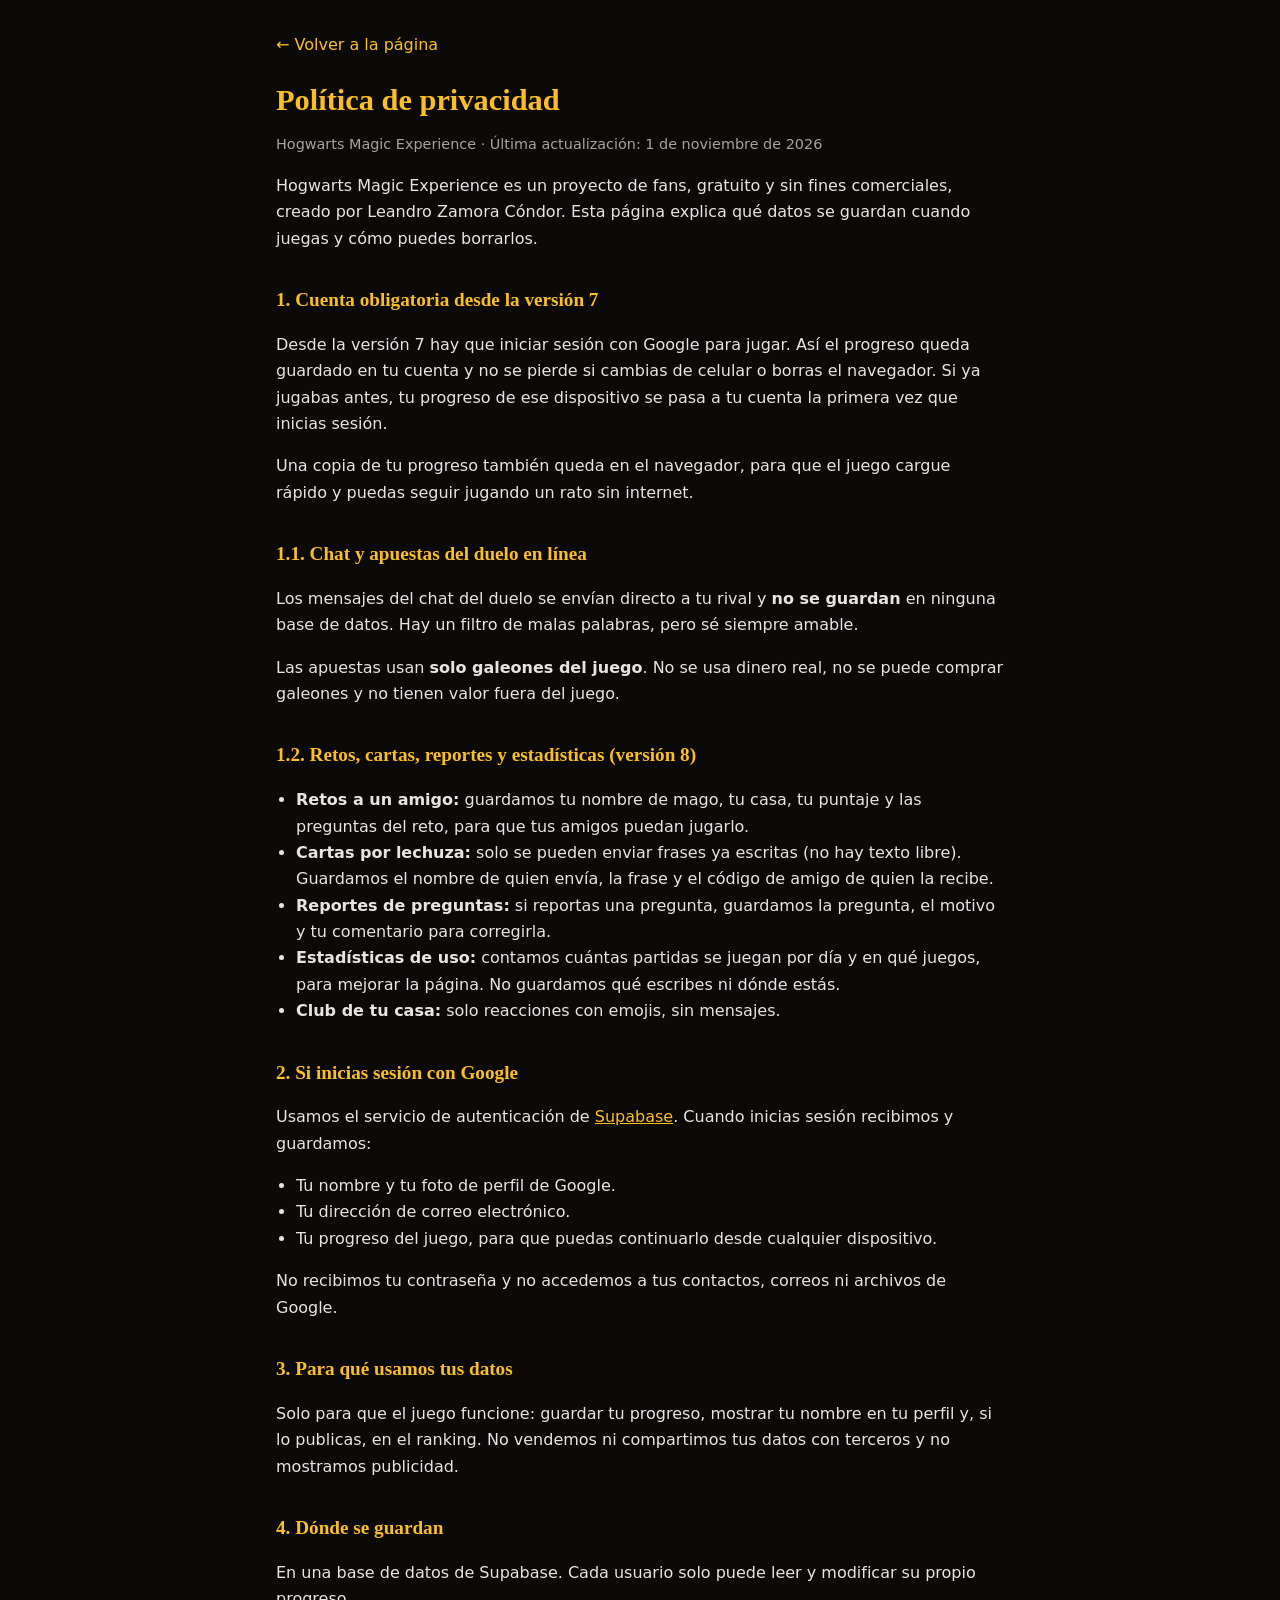
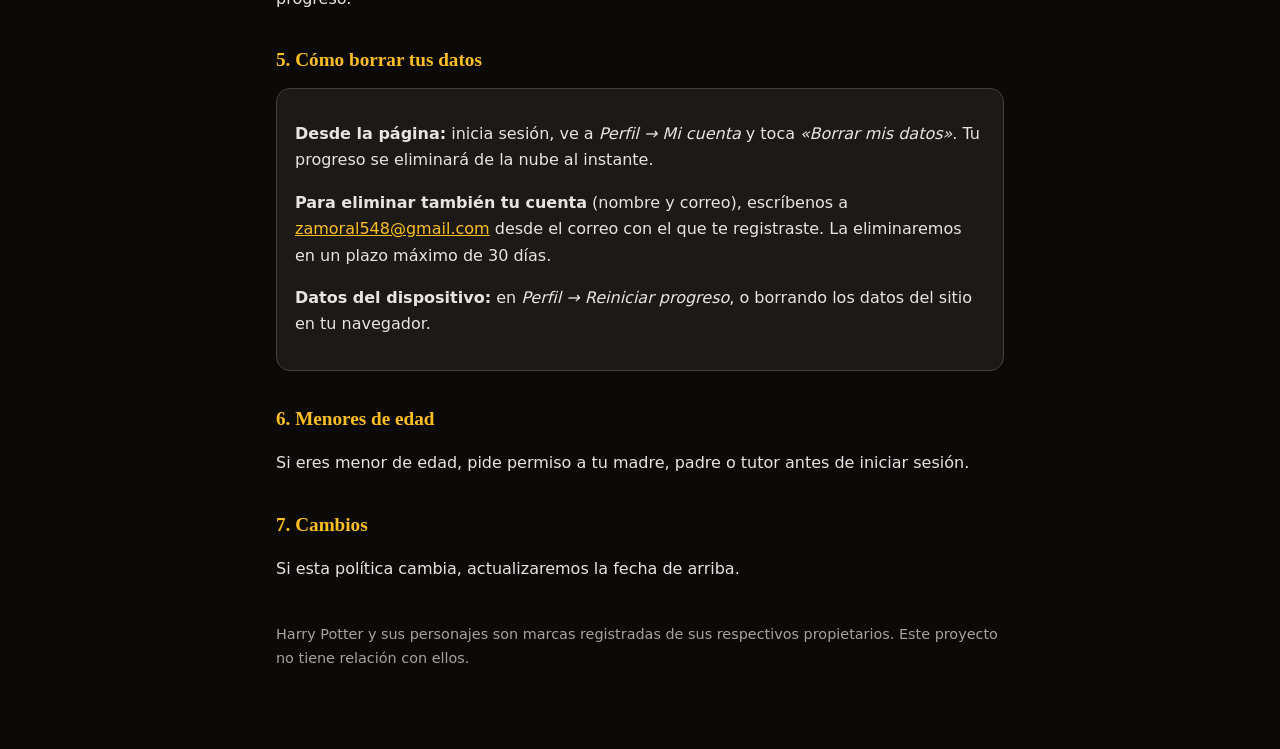
<file: privacidad.html>
<!DOCTYPE html>
<html lang="es">
<head>
<meta charset="UTF-8">
<meta name="viewport" content="width=device-width, initial-scale=1.0">
<title>Política de privacidad · Hogwarts Magic Experience</title>
<link rel="icon" type="image/png" href="img/icon-192.png">
<style>
  :root { --bg: #0c0a09; --card: #1c1917; --text: #e7e5e4; --muted: #a8a29e; --gold: #fbbf24; --line: #44403c; }
  * { box-sizing: border-box; }
  body { margin: 0; background: var(--bg); color: var(--text); font: 16px/1.65 system-ui, -apple-system, 'Segoe UI', Roboto, sans-serif; }
  main { max-width: 760px; margin: 0 auto; padding: 32px 16px 64px; }
  h1 { font-family: Georgia, serif; color: var(--gold); font-size: 1.9rem; line-height: 1.2; margin: 0 0 4px; }
  h2 { font-family: Georgia, serif; color: var(--gold); font-size: 1.2rem; margin: 32px 0 8px; }
  p, li { color: var(--text); }
  .muted { color: var(--muted); font-size: .9rem; }
  .card { background: var(--card); border: 1px solid var(--line); border-radius: 14px; padding: 16px 18px; margin-top: 12px; }
  a { color: var(--gold); }
  .back { display: inline-block; margin-bottom: 24px; text-decoration: none; }
  ul { padding-left: 20px; }
</style>
</head>
<body>
<main>
  <a class="back" href="./">← Volver a la página</a>
  <h1>Política de privacidad</h1>
  <p class="muted">Hogwarts Magic Experience · Última actualización: 1 de noviembre de 2026</p>

  <p>Hogwarts Magic Experience es un proyecto de fans, gratuito y sin fines comerciales, creado por Leandro Zamora Cóndor. Esta página explica qué datos se guardan cuando juegas y cómo puedes borrarlos.</p>

  <h2>1. Cuenta obligatoria desde la versión 7</h2>
  <p>Desde la versión 7 hay que iniciar sesión con Google para jugar. Así el progreso queda guardado en tu cuenta y no se pierde si cambias de celular o borras el navegador. Si ya jugabas antes, tu progreso de ese dispositivo se pasa a tu cuenta la primera vez que inicias sesión.</p>
  <p>Una copia de tu progreso también queda en el navegador, para que el juego cargue rápido y puedas seguir jugando un rato sin internet.</p>

  <h2>1.1. Chat y apuestas del duelo en línea</h2>
  <p>Los mensajes del chat del duelo se envían directo a tu rival y <strong>no se guardan</strong> en ninguna base de datos. Hay un filtro de malas palabras, pero sé siempre amable.</p>
  <p>Las apuestas usan <strong>solo galeones del juego</strong>. No se usa dinero real, no se puede comprar galeones y no tienen valor fuera del juego.</p>

  <h2>1.2. Retos, cartas, reportes y estadísticas (versión 8)</h2>
  <ul>
    <li><strong>Retos a un amigo:</strong> guardamos tu nombre de mago, tu casa, tu puntaje y las preguntas del reto, para que tus amigos puedan jugarlo.</li>
    <li><strong>Cartas por lechuza:</strong> solo se pueden enviar frases ya escritas (no hay texto libre). Guardamos el nombre de quien envía, la frase y el código de amigo de quien la recibe.</li>
    <li><strong>Reportes de preguntas:</strong> si reportas una pregunta, guardamos la pregunta, el motivo y tu comentario para corregirla.</li>
    <li><strong>Estadísticas de uso:</strong> contamos cuántas partidas se juegan por día y en qué juegos, para mejorar la página. No guardamos qué escribes ni dónde estás.</li>
    <li><strong>Club de tu casa:</strong> solo reacciones con emojis, sin mensajes.</li>
  </ul>

  <h2>2. Si inicias sesión con Google</h2>
  <p>Usamos el servicio de autenticación de <a href="https://supabase.com" target="_blank" rel="noopener">Supabase</a>. Cuando inicias sesión recibimos y guardamos:</p>
  <ul>
    <li>Tu nombre y tu foto de perfil de Google.</li>
    <li>Tu dirección de correo electrónico.</li>
    <li>Tu progreso del juego, para que puedas continuarlo desde cualquier dispositivo.</li>
  </ul>
  <p>No recibimos tu contraseña y no accedemos a tus contactos, correos ni archivos de Google.</p>

  <h2>3. Para qué usamos tus datos</h2>
  <p>Solo para que el juego funcione: guardar tu progreso, mostrar tu nombre en tu perfil y, si lo publicas, en el ranking. No vendemos ni compartimos tus datos con terceros y no mostramos publicidad.</p>

  <h2>4. Dónde se guardan</h2>
  <p>En una base de datos de Supabase. Cada usuario solo puede leer y modificar su propio progreso.</p>

  <h2>5. Cómo borrar tus datos</h2>
  <div class="card">
    <p><strong>Desde la página:</strong> inicia sesión, ve a <em>Perfil → Mi cuenta</em> y toca <em>«Borrar mis datos»</em>. Tu progreso se eliminará de la nube al instante.</p>
    <p><strong>Para eliminar también tu cuenta</strong> (nombre y correo), escríbenos a <a href="mailto:zamoral548@gmail.com.com">zamoral548@gmail.com</a> desde el correo con el que te registraste. La eliminaremos en un plazo máximo de 30 días.</p>
    <p><strong>Datos del dispositivo:</strong> en <em>Perfil → Reiniciar progreso</em>, o borrando los datos del sitio en tu navegador.</p>
  </div>

  <h2>6. Menores de edad</h2>
  <p>Si eres menor de edad, pide permiso a tu madre, padre o tutor antes de iniciar sesión.</p>

  <h2>7. Cambios</h2>
  <p>Si esta política cambia, actualizaremos la fecha de arriba.</p>

  <p class="muted" style="margin-top:40px">Harry Potter y sus personajes son marcas registradas de sus respectivos propietarios. Este proyecto no tiene relación con ellos.</p>
</main>
</body>
</html>
</file>
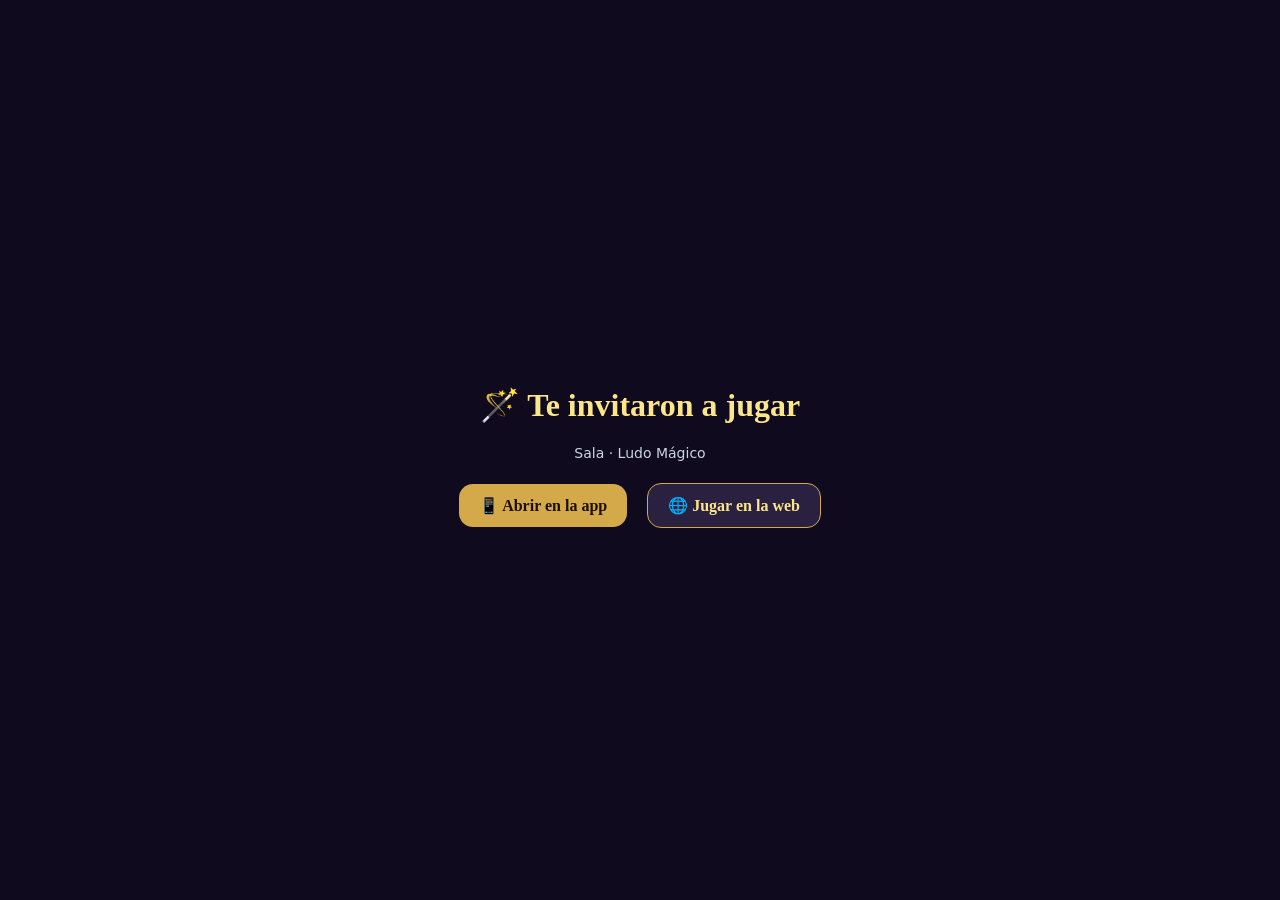
<file: sala.html>
<!doctype html>
<html lang="es">
<head>
<meta charset="utf-8">
<meta name="viewport" content="width=device-width, initial-scale=1">
<title>Invitación a Hogwarts</title>
<style>
  body{margin:0;min-height:100vh;display:flex;align-items:center;justify-content:center;background:#0f0a1e;color:#fde68a;font-family:Georgia,serif;text-align:center;padding:16px;box-sizing:border-box}
  a{display:inline-block;margin:8px;padding:12px 20px;border-radius:14px;background:#d4a94a;color:#1c1003;font-weight:bold;text-decoration:none}
  a.web{background:#2a2140;color:#fde68a;border:1px solid #d4a94a}
  p{color:#cbd5e1;font-family:system-ui,sans-serif;font-size:14px}
</style>
</head>
<body>
<div>
  <h1>🪄 Te invitaron a jugar</h1>
  <p id="t">Abriendo la sala…</p>
  <a id="app" href="#">📱 Abrir en la app</a>
  <a id="web" class="web" href="./">🌐 Jugar en la web</a>
</div>
<script>
  // Lee el juego y el código de la sala, y abre la app (si está instalada) o la web.
  var q = new URLSearchParams(location.search);
  var j = (q.get('j') || 'ludo').replace(/[^a-z0-9]/gi, '').toLowerCase();
  var c = (q.get('c') || '').replace(/[^a-z0-9]/gi, '').toUpperCase().slice(0, 4);
  var base = location.origin + '/';
  var web = j === 'ludo' ? base + '?ludo=' + c : base + '?juego=' + j + '&sala=' + c;
  var app = 'intent://sala/' + j + '/' + c + '#Intent;scheme=hogwarts;package=com.leandrozamora.hogwarts;S.browser_fallback_url=' + encodeURIComponent(web) + ';end';
  document.getElementById('t').textContent = 'Sala ' + c + ' · ' + (j === 'ludo' ? 'Ludo Mágico' : j === 'chess' ? 'Ajedrez mágico' : j);
  document.getElementById('web').href = web;
  document.getElementById('app').href = /android/i.test(navigator.userAgent) ? app : web;
  if (c.length === 4) {
    if (/android/i.test(navigator.userAgent)) location.href = app; else location.replace(web);
  }
</script>
</body>
</html>
</file>
